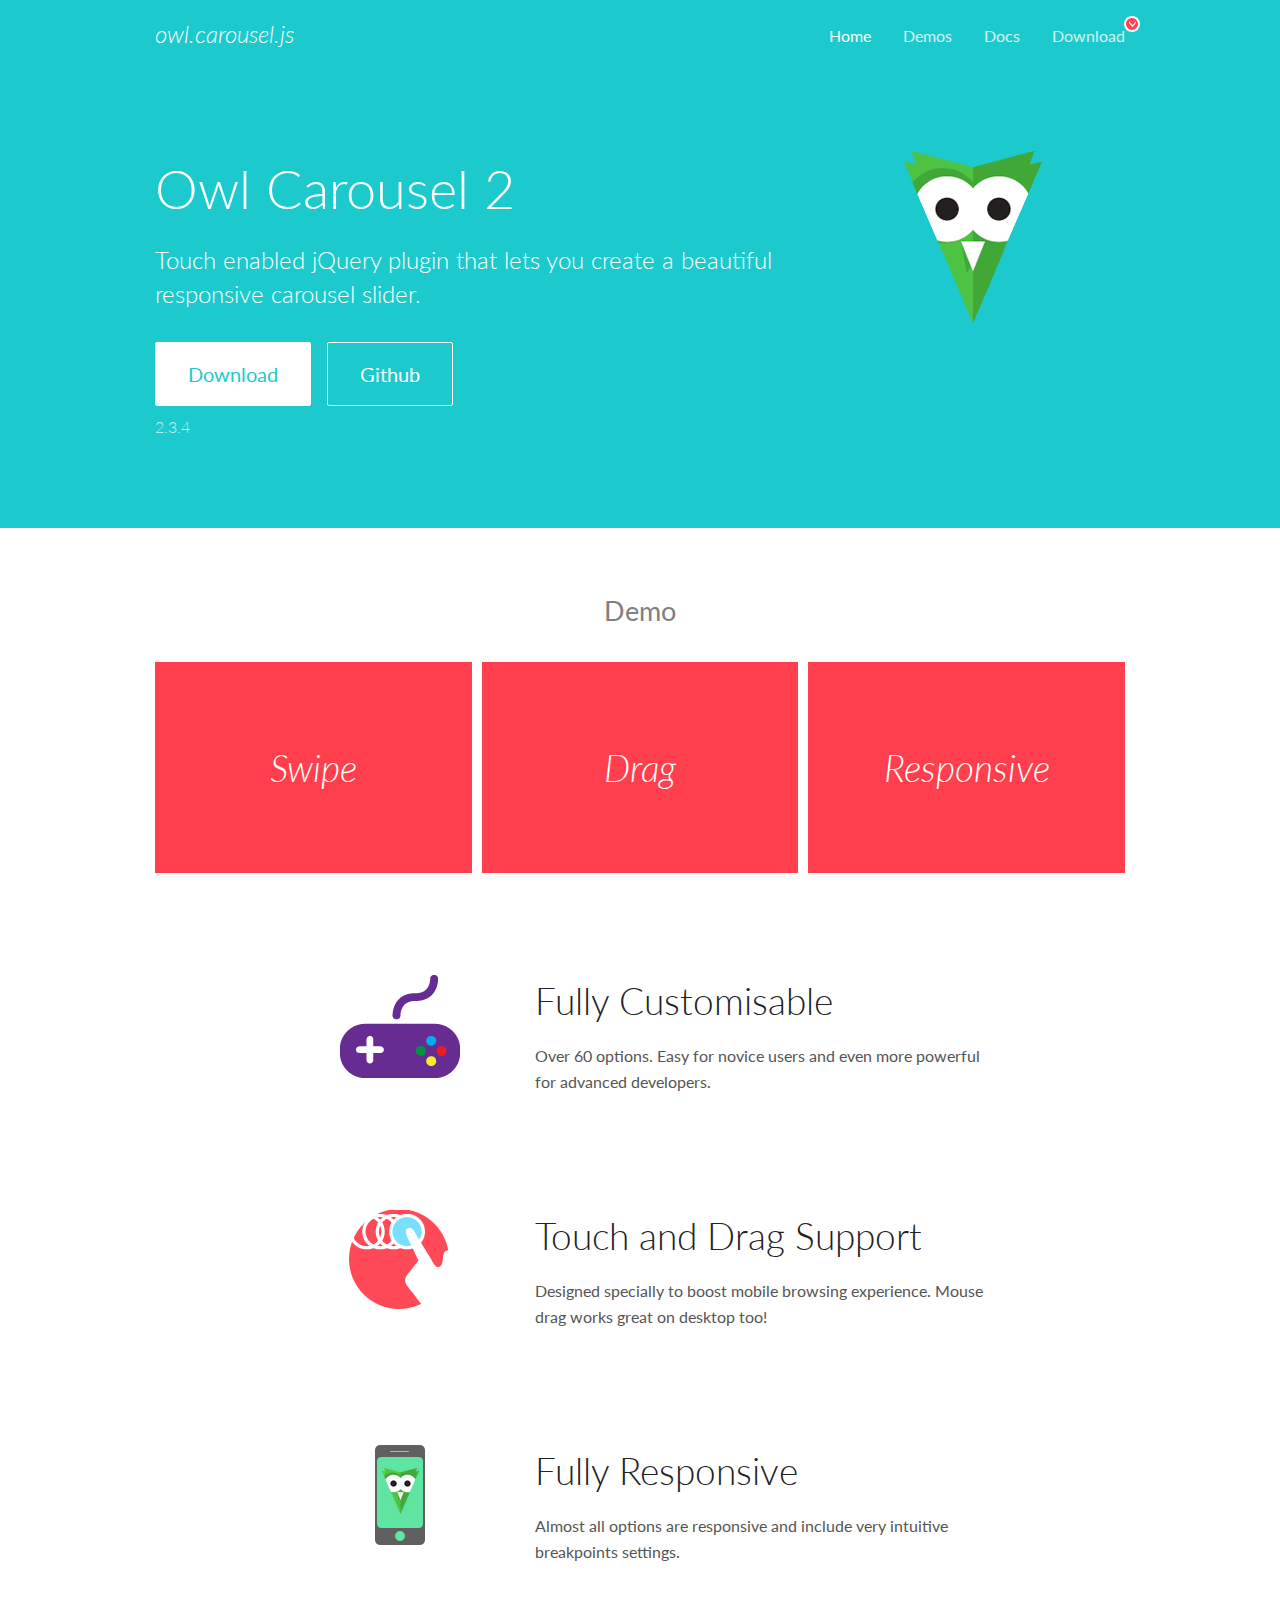
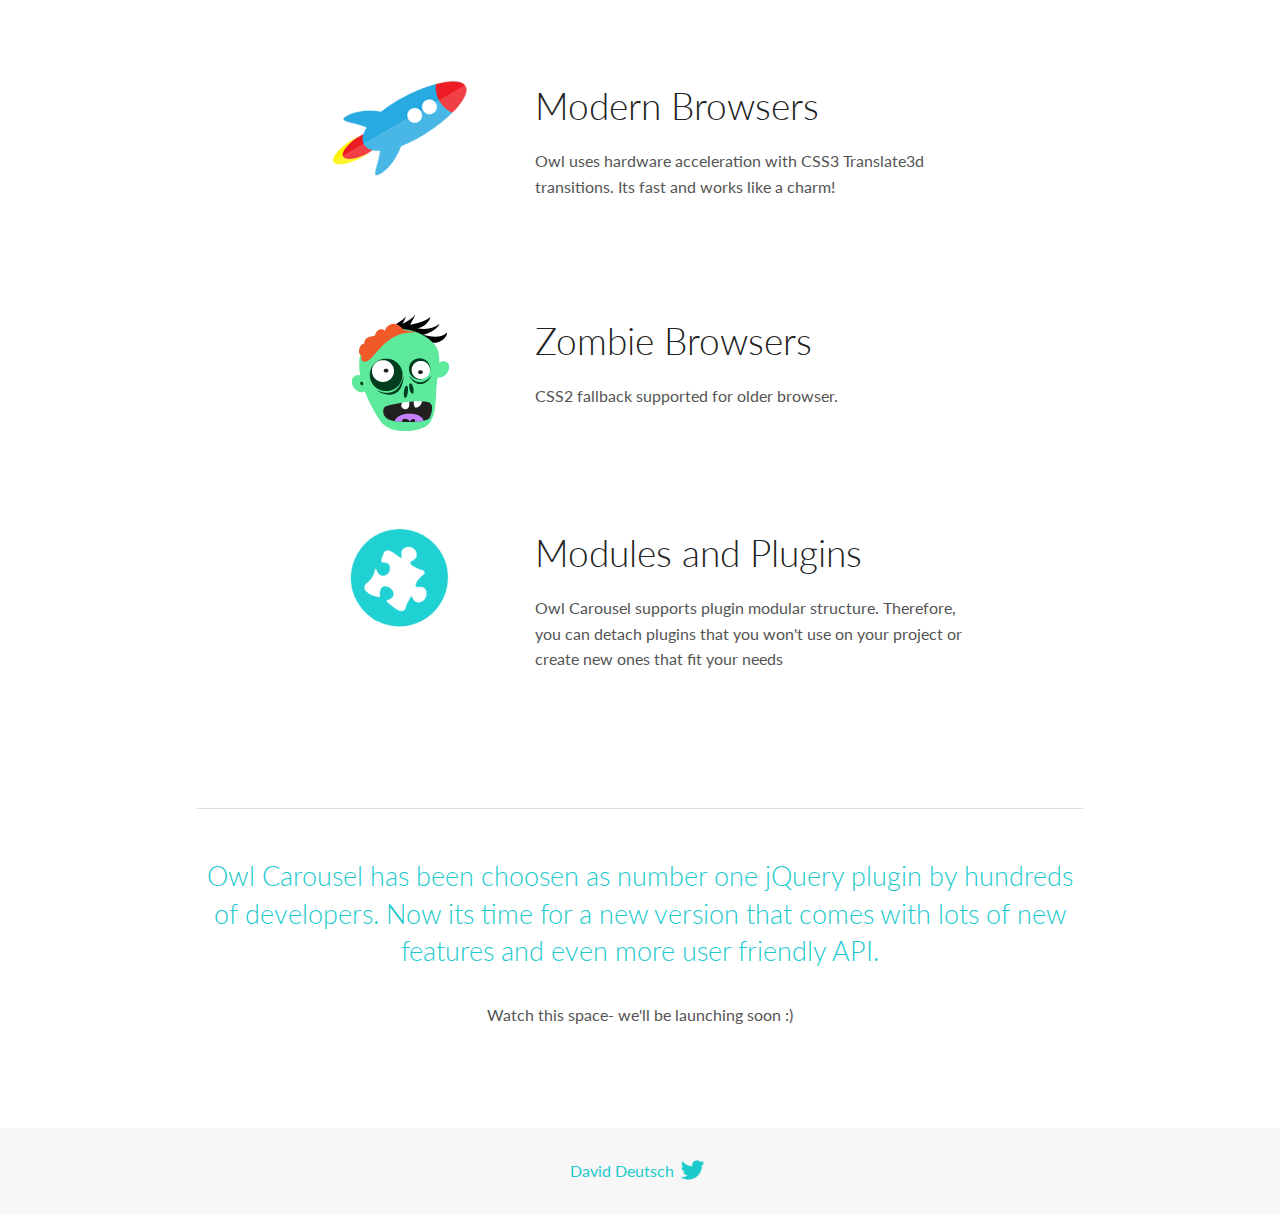
<file: assets/OwlCarousel2-2.3.4/docs/index.html>
<!DOCTYPE html>
<html lang="en">
  <head>

    <!-- head -->
    <meta charset="utf-8">
    <meta name="msapplication-tap-highlight" content="no" />
    <meta name="viewport" content="width=device-width, initial-scale=1.0" />
    <meta name="description" content="Touch enabled jQuery plugin that lets you create beautiful responsive carousel slider.">
    <meta name="author" content="David Deutsch">
    <title>
      Home | Owl Carousel | 2.3.4
    </title>

    <!-- Stylesheets -->
    <link href='https://fonts.googleapis.com/css?family=Lato:300,400,700,400italic,300italic' rel='stylesheet' type='text/css'>
    <link rel="stylesheet" href="assets/css/docs.theme.min.css">

    <!-- Owl Stylesheets -->
    <link rel="stylesheet" href="assets/owlcarousel/assets/owl.carousel.min.css">
    <link rel="stylesheet" href="assets/owlcarousel/assets/owl.theme.default.min.css">

    <!-- HTML5 shim and Respond.js IE8 support of HTML5 elements and media queries -->

    <!--[if lt IE 9]>
      <script src="https://oss.maxcdn.com/libs/html5shiv/3.7.0/html5shiv.js"></script>
      <script src="https://oss.maxcdn.com/libs/respond.js/1.3.0/respond.min.js"></script>
    <![endif]-->

    <!-- Favicons -->
    <link rel="apple-touch-icon-precomposed" sizes="144x144" href="assets/ico/apple-touch-icon-144-precomposed.png">
    <link rel="shortcut icon" href="assets/ico/favicon.png">
    <link rel="shortcut icon" href="favicon.ico">

    <!-- Yeah i know js should not be in header. Its required for demos.-->

    <!-- javascript -->
    <script src="assets/vendors/jquery.min.js"></script>
    <script src="assets/owlcarousel/owl.carousel.js"></script>
  </head>
  <body>

    <!-- header -->
    <header class="header">
      <div class="row">
        <div class="large-12 columns">
          <div class="brand left">
            <h3>
              <a href="/OwlCarousel2/">owl.carousel.js</a> 
            </h3>
          </div>
          <a id="toggle-nav" class="right">
            <span></span> <span></span> <span></span> 
          </a> 
          <div class="nav-bar">
            <ul class="clearfix">
              <li class="active">
                <a href="/OwlCarousel2/index.html">Home</a> 
              </li>
              <li> <a href="/OwlCarousel2/demos/demos.html">Demos</a>  </li>
              <li> <a href="/OwlCarousel2/docs/started-welcome.html">Docs</a>  </li>
              <li>
                <a href="https://github.com/OwlCarousel2/OwlCarousel2/archive/2.3.4.zip">Download</a> 
                <span class="download"></span> 
              </li>
            </ul>
          </div>
        </div>
      </div>
    </header>

    <!-- home panel -->
    <section id="hero">
      <div class="row">
        <div class="large-8 medium-8 columns">
          <h1>Owl Carousel 2</h1>
          <h4>Touch enabled jQuery plugin that lets you create a beautiful responsive carousel slider.</h4>
          <a href="https://github.com/OwlCarousel2/OwlCarousel2/archive/2.3.4.zip" class="hero-button">Download</a> 
          <a href="https://github.com/OwlCarousel2/OwlCarousel2" class="hero-button outline">Github</a> 
          <p>2.3.4</p>
        </div>
        <div class="large-4 medium-4 columns">
          <img class="owl-logo" src="assets/img/owl-logo.png" alt="mr. Owl">
        </div>
      </div>
    </section>

    <!-- body -->
    <div class="home-demo">
      <div class="row">
        <div class="large-12 columns">
          <h3>Demo</h3>
          <div class="owl-carousel">
            <div class="item">
              <h2>Swipe</h2>
            </div>
            <div class="item">
              <h2>Drag</h2>
            </div>
            <div class="item">
              <h2>Responsive</h2>
            </div>
            <div class="item">
              <h2>CSS3</h2>
            </div>
            <div class="item">
              <h2>Fast</h2>
            </div>
            <div class="item">
              <h2>Easy</h2>
            </div>
            <div class="item">
              <h2>Free</h2>
            </div>
            <div class="item">
              <h2>Upgradable</h2>
            </div>
            <div class="item">
              <h2>Tons of options</h2>
            </div>
            <div class="item">
              <h2>Infinity</h2>
            </div>
            <div class="item">
              <h2>Auto Width</h2>
            </div>
          </div>
        </div>
      </div>
    </div>
    <script>
      var owl = $('.owl-carousel');
      owl.owlCarousel({
        margin: 10,
        loop: true,
        responsive: {
          0: {
            items: 1
          },
          600: {
            items: 2
          },
          1000: {
            items: 3
          }
        }
      })
    </script>

    <!-- features -->
    <div id="features">
      <div class="row">
        <div class="small-12 medium-9 small-centered columns">
          <section class="row feature">
            <div class="medium-4 small-12 columns">
              <img src="assets/img/feature-options.png" alt="">
            </div>
            <div class="medium-8 small-12 columns">
              <h2>Fully Customisable</h2>
              <p>Over 60 options. Easy for novice users and even more powerful for advanced developers.</p>
            </div>
          </section>
          <section class="row feature">
            <div class="medium-4 small-12 columns">
              <img src="assets/img/feature-drag.png" alt="">
            </div>
            <div class="medium-8 small-12 columns">
              <h2>Touch and Drag Support</h2>
              <p>Designed specially to boost mobile browsing experience. Mouse drag works great on desktop too!</p>
            </div>
          </section>
          <section class="row feature">
            <div class="medium-4 small-12 columns">
              <img src="assets/img/feature-responsive.png" alt="">
            </div>
            <div class="medium-8 small-12 columns">
              <h2>Fully Responsive</h2>
              <p>Almost all options are responsive and include very intuitive breakpoints settings.</p>
            </div>
          </section>
          <section class="row feature">
            <div class="medium-4 small-12 columns">
              <img src="assets/img/feature-modern.png" alt="">
            </div>
            <div class="medium-8 small-12 columns">
              <h2>Modern Browsers</h2>
              <p>Owl uses hardware acceleration with CSS3 Translate3d transitions. Its fast and works like a charm! </p>
            </div>
          </section>
          <section class="row feature">
            <div class="medium-4 small-12 columns">
              <img src="assets/img/feature-zombie.png" alt="">
            </div>
            <div class="medium-8 small-12 columns">
              <h2>Zombie Browsers</h2>
              <p>CSS2 fallback supported for older browser.</p>
            </div>
          </section>
          <section class="row feature">
            <div class="medium-4 small-12 columns">
              <img src="assets/img/feature-module.png" alt="">
            </div>
            <div class="medium-8 small-12 columns">
              <h2>Modules and Plugins</h2>
              <p>Owl Carousel supports plugin modular structure. Therefore, you can detach plugins that you won&#x27;t use on your project or create new ones that fit your needs</p>
            </div>
          </section>
        </div>
      </div>
    </div>

    <!-- footer -->
    <section id="teaser-text">
      <div class="row">
        <div class="small-12 medium-11 small-centered columns">
          <hr>
          <h3 id="owl-carousel-has-been-choosen-as-number-one-jquery-plugin-by-hundreds-of-developers-now-its-time-for-a-new-version-that-comes-with-lots-of-new-features-and-even-more-user-friendly-api-">Owl Carousel has been choosen as number one jQuery plugin by hundreds of developers. Now its time for a new version that comes with lots of new features and even more user friendly API.</h3>
          <p>Watch this space- we&#39;ll be launching soon :)</p>
        </div>
      </div>
    </section>

    <!-- footer -->
    <footer class="footer">
      <div class="row">
        <div class="large-12 columns">
          <h5>
            <a href="/OwlCarousel2/docs/support-contact.html">David Deutsch</a> 
            <a id="custom-tweet-button" href="https://twitter.com/share?url=https://github.com/OwlCarousel2/OwlCarousel2&text=Owl Carousel - This is so awesome! " target="_blank"></a> 
          </h5>
        </div>
      </div>
    </footer>

    <!-- vendors -->
    <script src="assets/vendors/highlight.js"></script>
    <script src="assets/js/app.js"></script>
  </body>
</html>
</file>
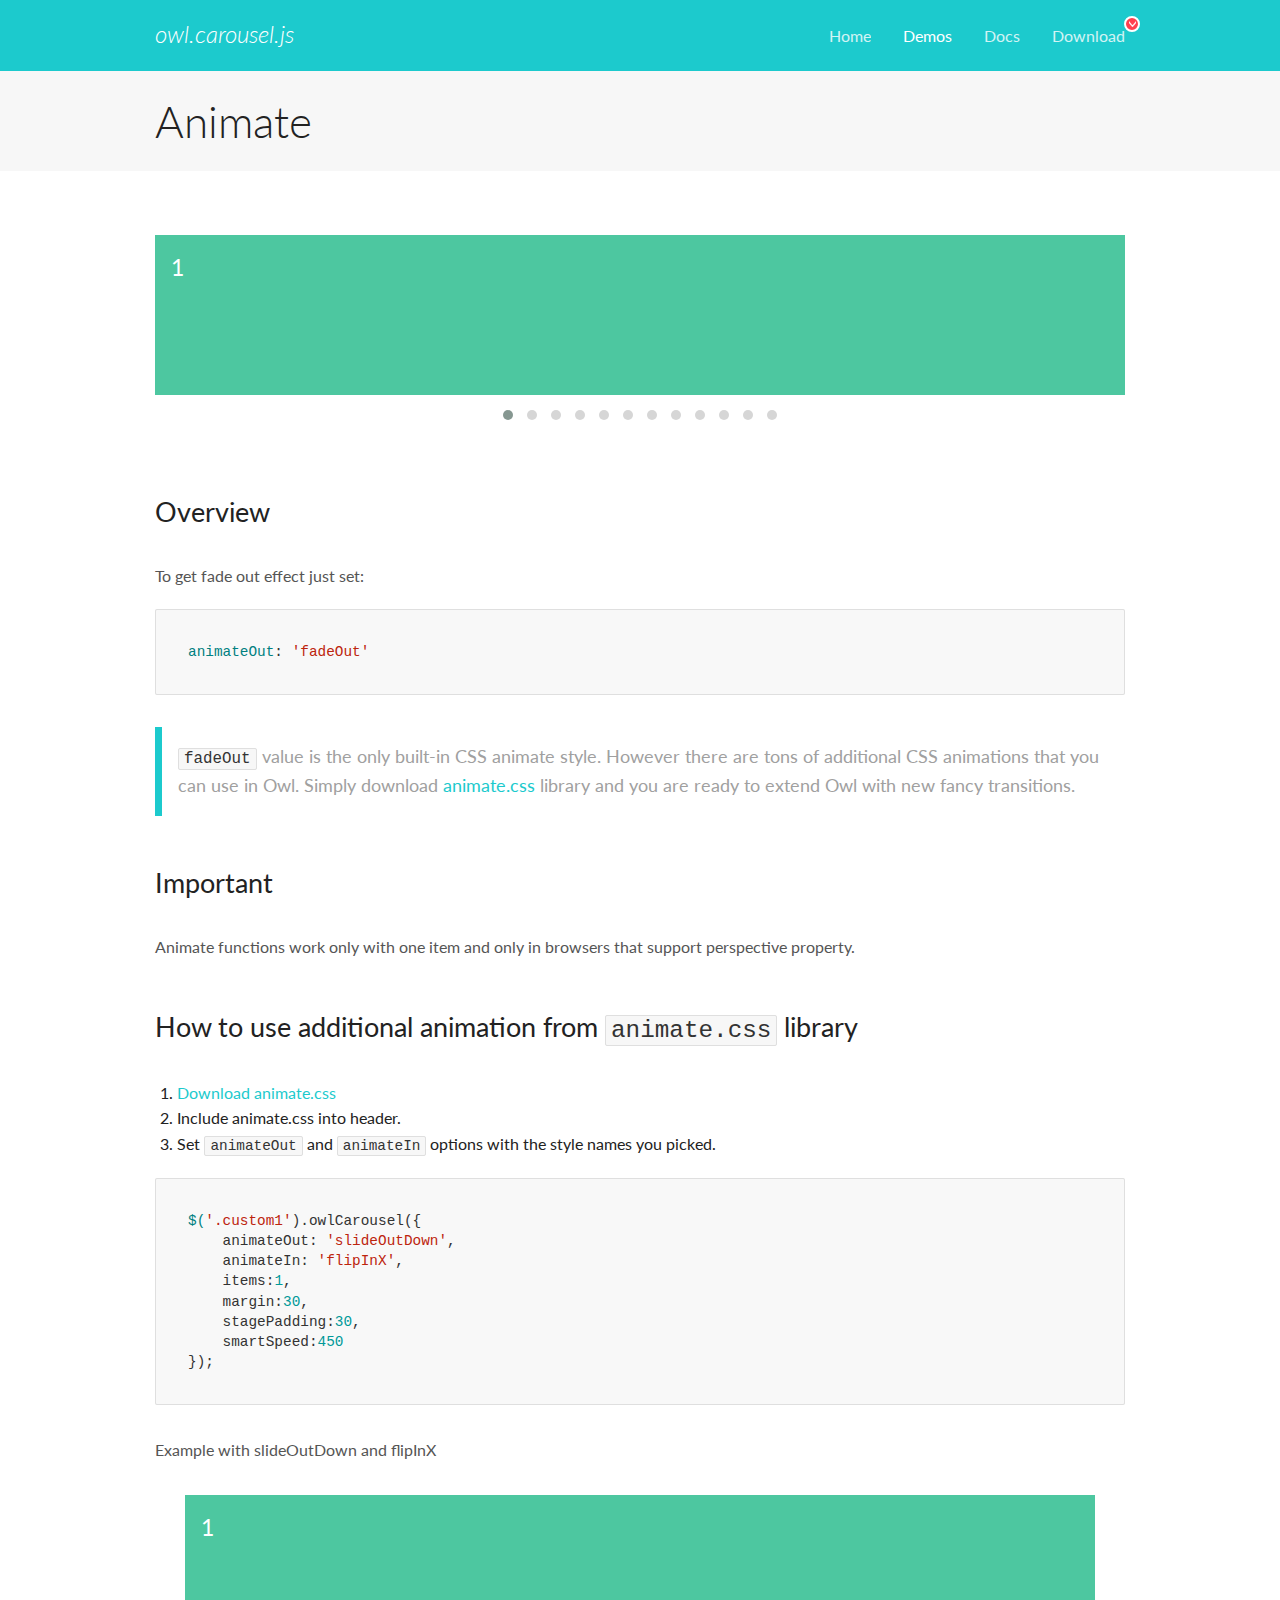
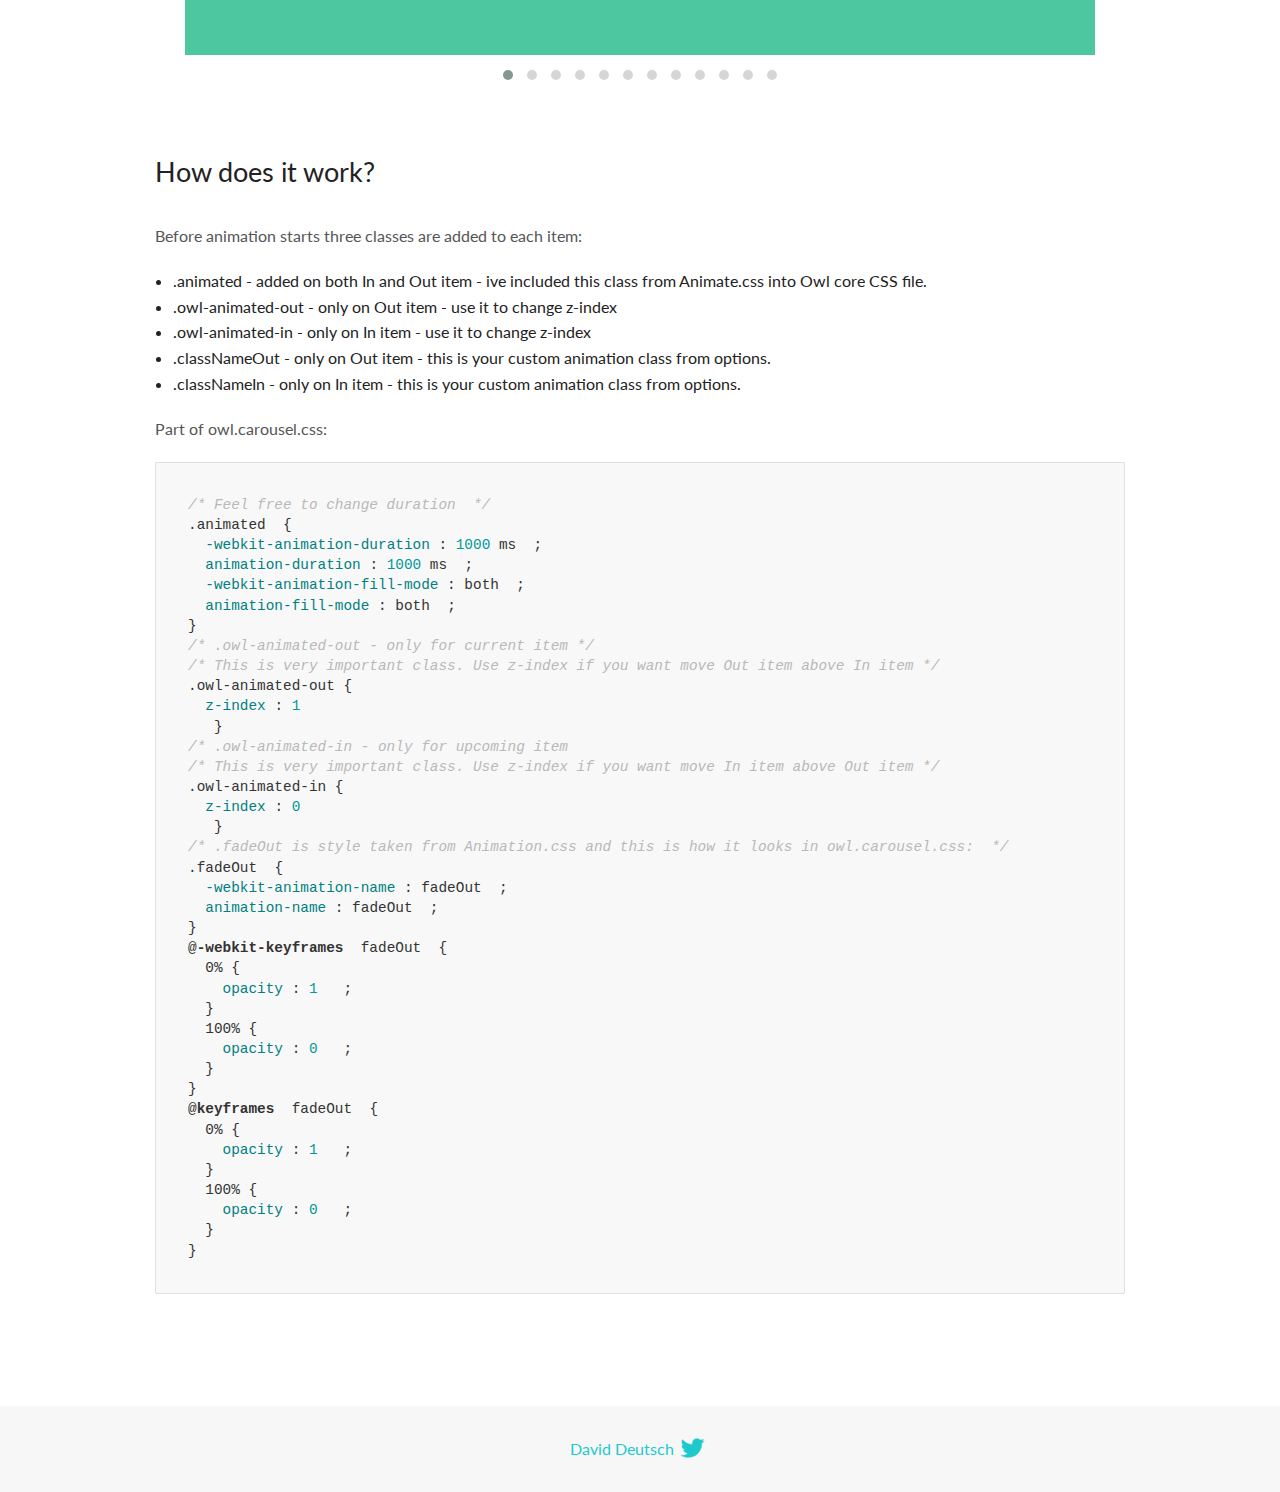
<file: assets/OwlCarousel2-2.3.4/docs/demos/animate.html>
<!DOCTYPE html>
<html lang="en">
  <head>

    <!-- head -->
    <meta charset="utf-8">
    <meta name="msapplication-tap-highlight" content="no" />
    <meta name="viewport" content="width=device-width, initial-scale=1.0" />
    <meta name="description" content="Animate carousel">
    <meta name="author" content="David Deutsch">
    <title>
      Animate Demo | Owl Carousel | 2.3.4
    </title>

    <!-- Stylesheets -->
    <link href='https://fonts.googleapis.com/css?family=Lato:300,400,700,400italic,300italic' rel='stylesheet' type='text/css'>
    <link rel="stylesheet" href="../assets/css/docs.theme.min.css">

    <!-- Owl Stylesheets -->
    <link rel="stylesheet" href="../assets/owlcarousel/assets/owl.carousel.min.css">
    <link rel="stylesheet" href="../assets/owlcarousel/assets/owl.theme.default.min.css">

    <!-- HTML5 shim and Respond.js IE8 support of HTML5 elements and media queries -->

    <!--[if lt IE 9]>
      <script src="https://oss.maxcdn.com/libs/html5shiv/3.7.0/html5shiv.js"></script>
      <script src="https://oss.maxcdn.com/libs/respond.js/1.3.0/respond.min.js"></script>
    <![endif]-->

    <!-- Favicons -->
    <link rel="apple-touch-icon-precomposed" sizes="144x144" href="../assets/ico/apple-touch-icon-144-precomposed.png">
    <link rel="shortcut icon" href="../assets/ico/favicon.png">
    <link rel="shortcut icon" href="favicon.ico">

    <!-- Yeah i know js should not be in header. Its required for demos.-->

    <!-- javascript -->
    <script src="../assets/vendors/jquery.min.js"></script>
    <script src="../assets/owlcarousel/owl.carousel.js"></script>
  </head>
  <body>

    <!-- header -->
    <header class="header">
      <div class="row">
        <div class="large-12 columns">
          <div class="brand left">
            <h3>
              <a href="/OwlCarousel2/">owl.carousel.js</a> 
            </h3>
          </div>
          <a id="toggle-nav" class="right">
            <span></span> <span></span> <span></span> 
          </a> 
          <div class="nav-bar">
            <ul class="clearfix">
              <li> <a href="/OwlCarousel2/index.html">Home</a>  </li>
              <li class="active">
                <a href="/OwlCarousel2/demos/demos.html">Demos</a> 
              </li>
              <li> <a href="/OwlCarousel2/docs/started-welcome.html">Docs</a>  </li>
              <li>
                <a href="https://github.com/OwlCarousel2/OwlCarousel2/archive/2.3.4.zip">Download</a> 
                <span class="download"></span> 
              </li>
            </ul>
          </div>
        </div>
      </div>
    </header>

    <!-- title -->
    <section class="title">
      <div class="row">
        <div class="large-12 columns">
          <h1>Animate</h1>
        </div>
      </div>
    </section>

    <!--  Demos -->
    <section id="demos">
      <div class="row">
        <div class="large-12 columns">
          <div class="fadeOut owl-carousel owl-theme">
            <div class="item">
              <h4>1</h4>
            </div>
            <div class="item">
              <h4>2</h4>
            </div>
            <div class="item">
              <h4>3</h4>
            </div>
            <div class="item">
              <h4>4</h4>
            </div>
            <div class="item">
              <h4>5</h4>
            </div>
            <div class="item">
              <h4>6</h4>
            </div>
            <div class="item">
              <h4>7</h4>
            </div>
            <div class="item">
              <h4>8</h4>
            </div>
            <div class="item">
              <h4>9</h4>
            </div>
            <div class="item">
              <h4>10</h4>
            </div>
            <div class="item">
              <h4>11</h4>
            </div>
            <div class="item">
              <h4>12</h4>
            </div>
          </div>
          <h3 id="overview">Overview</h3>
          <p>To get fade out effect just set:</p>
          <pre><code>animateOut: &#39;fadeOut&#39;</code></pre>
          <blockquote>
            <p><code>fadeOut</code> value is the only built-in CSS animate style. However there are tons of additional CSS animations that you can use in Owl. Simply download
              <a href="https://daneden.github.io/animate.css/">animate.css</a>  library and you are ready to extend Owl with new fancy transitions.</p>
          </blockquote>
          <h3 id="important">Important</h3>
          <p>Animate functions work only with one item and only in browsers that support perspective property.</p>
          <h3 id="how-to-use-additional-animation-from-animate-css-library">How to use additional animation from <code>animate.css</code> library</h3>
          <ol>
            <li> <a href="https://daneden.github.io/animate.css/">Download animate.css</a>  </li>
            <li>Include animate.css into header.</li>
            <li>Set <code>animateOut</code> and <code>animateIn</code> options with the style names you picked.</li>
          </ol>
          <pre><code>$(&#39;.custom1&#39;).owlCarousel({
    animateOut: &#39;slideOutDown&#39;,
    animateIn: &#39;flipInX&#39;,
    items:1,
    margin:30,
    stagePadding:30,
    smartSpeed:450
});</code></pre>
          <p>Example with slideOutDown and flipInX</p>
          <div class="custom1 owl-carousel owl-theme">
            <div class="item">
              <h4>1</h4>
            </div>
            <div class="item">
              <h4>2</h4>
            </div>
            <div class="item">
              <h4>3</h4>
            </div>
            <div class="item">
              <h4>4</h4>
            </div>
            <div class="item">
              <h4>5</h4>
            </div>
            <div class="item">
              <h4>6</h4>
            </div>
            <div class="item">
              <h4>7</h4>
            </div>
            <div class="item">
              <h4>8</h4>
            </div>
            <div class="item">
              <h4>9</h4>
            </div>
            <div class="item">
              <h4>10</h4>
            </div>
            <div class="item">
              <h4>11</h4>
            </div>
            <div class="item">
              <h4>12</h4>
            </div>
          </div>
          <h3 id="how-does-it-work-">How does it work?</h3>
          <p>Before animation starts three classes are added to each item:</p>
          <ul>
            <li>.animated - added on both In and Out item - ive included this class from Animate.css into Owl core CSS file.</li>
            <li>.owl-animated-out - only on Out item - use it to change z-index</li>
            <li>.owl-animated-in - only on In item - use it to change z-index</li>
            <li>.classNameOut - only on Out item - this is your custom animation class from options.</li>
            <li>.classNameIn - only on In item - this is your custom animation class from options.</li>
          </ul>
          <p>Part of owl.carousel.css:</p>
          <pre><code class="language-css"><span class="comment">/* Feel free to change duration  */</span> 
<span class="class">.animated</span>  <span class="rules">{
  <span class="rule"><span class="attribute">-webkit-animation-duration</span> :<span class="value"> <span class="number">1000</span> ms</span> </span> ;
  <span class="rule"><span class="attribute">animation-duration</span> :<span class="value"> <span class="number">1000</span> ms</span> </span> ;
  <span class="rule"><span class="attribute">-webkit-animation-fill-mode</span> :<span class="value"> both</span> </span> ;
  <span class="rule"><span class="attribute">animation-fill-mode</span> :<span class="value"> both</span> </span> ;
<span class="rule">}</span> </span> 
<span class="comment">/* .owl-animated-out - only for current item */</span> 
<span class="comment">/* This is very important class. Use z-index if you want move Out item above In item */</span> 
<span class="class">.owl-animated-out</span> <span class="rules">{
  <span class="rule"><span class="attribute">z-index</span> :<span class="value"> <span class="number">1</span> 
</span> </span> </span> }
<span class="comment">/* .owl-animated-in - only for upcoming item
/* This is very important class. Use z-index if you want move In item above Out item */</span> 
<span class="class">.owl-animated-in</span> <span class="rules">{
  <span class="rule"><span class="attribute">z-index</span> :<span class="value"> <span class="number">0</span> 
</span> </span> </span> }
<span class="comment">/* .fadeOut is style taken from Animation.css and this is how it looks in owl.carousel.css:  */</span> 
<span class="class">.fadeOut</span>  <span class="rules">{
  <span class="rule"><span class="attribute">-webkit-animation-name</span> :<span class="value"> fadeOut</span> </span> ;
  <span class="rule"><span class="attribute">animation-name</span> :<span class="value"> fadeOut</span> </span> ;
<span class="rule">}</span> </span> 
<span class="at_rule">@<span class="keyword">-webkit-keyframes</span>  fadeOut </span> {
  0% <span class="rules">{
    <span class="rule"><span class="attribute">opacity</span> :<span class="value"> <span class="number">1</span> </span> </span> ;
  <span class="rule">}</span> </span> 
  100% <span class="rules">{
    <span class="rule"><span class="attribute">opacity</span> :<span class="value"> <span class="number">0</span> </span> </span> ;
  <span class="rule">}</span> </span> 
}
<span class="at_rule">@<span class="keyword">keyframes</span>  fadeOut </span> {
  0% <span class="rules">{
    <span class="rule"><span class="attribute">opacity</span> :<span class="value"> <span class="number">1</span> </span> </span> ;
  <span class="rule">}</span> </span> 
  100% <span class="rules">{
    <span class="rule"><span class="attribute">opacity</span> :<span class="value"> <span class="number">0</span> </span> </span> ;
  <span class="rule">}</span> </span> 
}</code></pre>
          <link rel="stylesheet" href="../assets/css/animate.css">
          <script>
            jQuery(document).ready(function($) {
              $('.fadeOut').owlCarousel({
                items: 1,
                animateOut: 'fadeOut',
                loop: true,
                margin: 10,
              });
              $('.custom1').owlCarousel({
                animateOut: 'slideOutDown',
                animateIn: 'flipInX',
                items: 1,
                margin: 30,
                stagePadding: 30,
                smartSpeed: 450
              });
            });
          </script>
        </div>
      </div>
    </section>

    <!-- footer -->
    <footer class="footer">
      <div class="row">
        <div class="large-12 columns">
          <h5>
            <a href="/OwlCarousel2/docs/support-contact.html">David Deutsch</a> 
            <a id="custom-tweet-button" href="https://twitter.com/share?url=https://github.com/OwlCarousel2/OwlCarousel2&text=Owl Carousel - This is so awesome! " target="_blank"></a> 
          </h5>
        </div>
      </div>
    </footer>

    <!-- vendors -->
    <script src="../assets/vendors/highlight.js"></script>
    <script src="../assets/js/app.js"></script>
  </body>
</html>
</file>
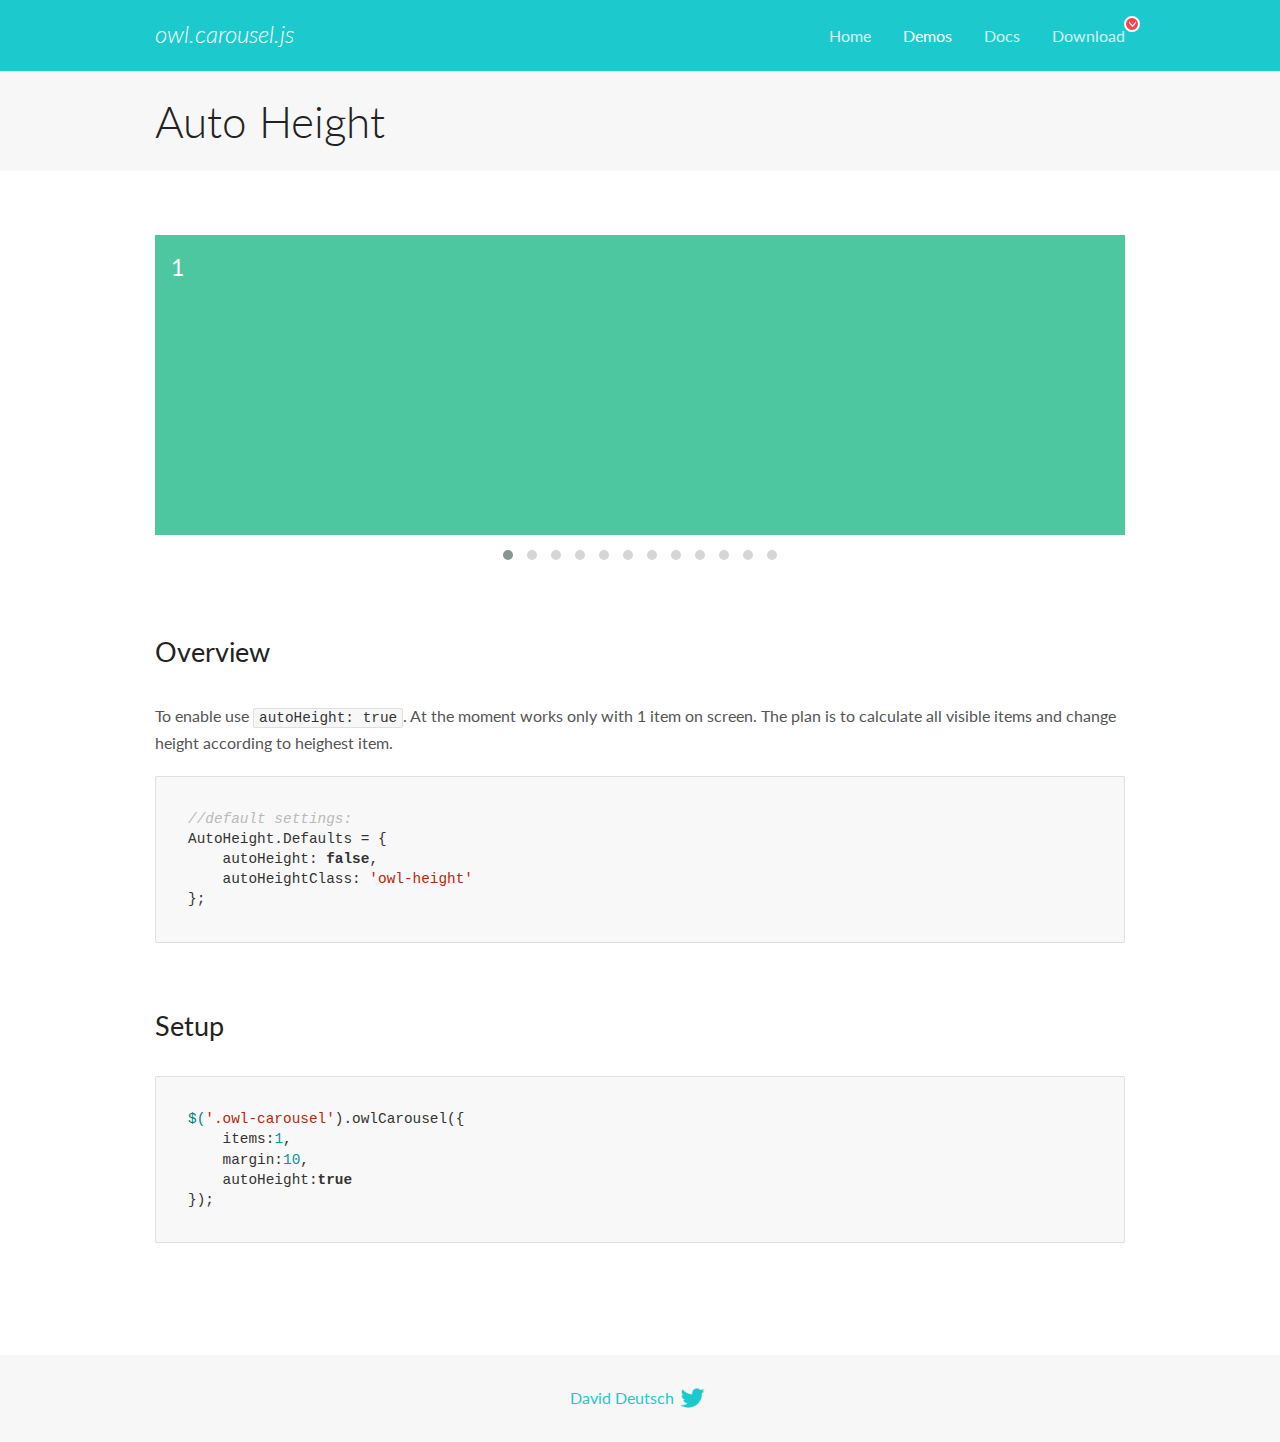
<file: assets/OwlCarousel2-2.3.4/docs/demos/autoheight.html>
<!DOCTYPE html>
<html lang="en">
  <head>

    <!-- head -->
    <meta charset="utf-8">
    <meta name="msapplication-tap-highlight" content="no" />
    <meta name="viewport" content="width=device-width, initial-scale=1.0" />
    <meta name="description" content="autoHeight usage demo">
    <meta name="author" content="David Deutsch">
    <title>
      Auto Height Demo | Owl Carousel | 2.3.4
    </title>

    <!-- Stylesheets -->
    <link href='https://fonts.googleapis.com/css?family=Lato:300,400,700,400italic,300italic' rel='stylesheet' type='text/css'>
    <link rel="stylesheet" href="../assets/css/docs.theme.min.css">

    <!-- Owl Stylesheets -->
    <link rel="stylesheet" href="../assets/owlcarousel/assets/owl.carousel.min.css">
    <link rel="stylesheet" href="../assets/owlcarousel/assets/owl.theme.default.min.css">

    <!-- HTML5 shim and Respond.js IE8 support of HTML5 elements and media queries -->

    <!--[if lt IE 9]>
      <script src="https://oss.maxcdn.com/libs/html5shiv/3.7.0/html5shiv.js"></script>
      <script src="https://oss.maxcdn.com/libs/respond.js/1.3.0/respond.min.js"></script>
    <![endif]-->

    <!-- Favicons -->
    <link rel="apple-touch-icon-precomposed" sizes="144x144" href="../assets/ico/apple-touch-icon-144-precomposed.png">
    <link rel="shortcut icon" href="../assets/ico/favicon.png">
    <link rel="shortcut icon" href="favicon.ico">

    <!-- Yeah i know js should not be in header. Its required for demos.-->

    <!-- javascript -->
    <script src="../assets/vendors/jquery.min.js"></script>
    <script src="../assets/owlcarousel/owl.carousel.js"></script>
  </head>
  <body>

    <!-- header -->
    <header class="header">
      <div class="row">
        <div class="large-12 columns">
          <div class="brand left">
            <h3>
              <a href="/OwlCarousel2/">owl.carousel.js</a> 
            </h3>
          </div>
          <a id="toggle-nav" class="right">
            <span></span> <span></span> <span></span> 
          </a> 
          <div class="nav-bar">
            <ul class="clearfix">
              <li> <a href="/OwlCarousel2/index.html">Home</a>  </li>
              <li class="active">
                <a href="/OwlCarousel2/demos/demos.html">Demos</a> 
              </li>
              <li> <a href="/OwlCarousel2/docs/started-welcome.html">Docs</a>  </li>
              <li>
                <a href="https://github.com/OwlCarousel2/OwlCarousel2/archive/2.3.4.zip">Download</a> 
                <span class="download"></span> 
              </li>
            </ul>
          </div>
        </div>
      </div>
    </header>

    <!-- title -->
    <section class="title">
      <div class="row">
        <div class="large-12 columns">
          <h1>Auto Height</h1>
        </div>
      </div>
    </section>

    <!--  Demos -->
    <section id="demos">
      <div class="row">
        <div class="large-12 columns">
          <div class="owl-carousel owl-theme">
            <div class="item" style="height:300px">
              <h4>1</h4>
            </div>
            <div class="item" style="height:100px">
              <h4>2</h4>
            </div>
            <div class="item" style="height:500px">
              <h4>3</h4>
            </div>
            <div class="item" style="height:250px">
              <h4>4</h4>
            </div>
            <div class="item" style="height:400px">
              <h4>5</h4>
            </div>
            <div class="item" style="height:500px">
              <h4>6</h4>
            </div>
            <div class="item" style="height:600px">
              <h4>7</h4>
            </div>
            <div class="item" style="height:400px">
              <h4>8</h4>
            </div>
            <div class="item" style="height:300px">
              <h4>9</h4>
            </div>
            <div class="item" style="height:350px">
              <h4>10</h4>
            </div>
            <div class="item" style="height:200px">
              <h4>11</h4>
            </div>
            <div class="item" style="height:150px">
              <h4>12</h4>
            </div>
          </div>
          <h3 id="overview">Overview</h3>
          <p>To enable use <code>autoHeight: true</code>. At the moment works only with 1 item on screen. The plan is to calculate all visible items and change height according to heighest item.</p>
          <pre><code>//default settings:
AutoHeight.Defaults = {
    autoHeight: false,
    autoHeightClass: &#39;owl-height&#39;
};</code></pre>
          <h3 id="setup">Setup</h3>
          <pre><code>$(&#39;.owl-carousel&#39;).owlCarousel({
    items:1,
    margin:10,
    autoHeight:true
});</code></pre>
          <script>
            $(document).ready(function() {
              $('.owl-carousel').owlCarousel({
                items: 1,
                margin: 10,
                autoHeight: true
              });
            })
          </script>
        </div>
      </div>
    </section>

    <!-- footer -->
    <footer class="footer">
      <div class="row">
        <div class="large-12 columns">
          <h5>
            <a href="/OwlCarousel2/docs/support-contact.html">David Deutsch</a> 
            <a id="custom-tweet-button" href="https://twitter.com/share?url=https://github.com/OwlCarousel2/OwlCarousel2&text=Owl Carousel - This is so awesome! " target="_blank"></a> 
          </h5>
        </div>
      </div>
    </footer>

    <!-- vendors -->
    <script src="../assets/vendors/highlight.js"></script>
    <script src="../assets/js/app.js"></script>
  </body>
</html>
</file>
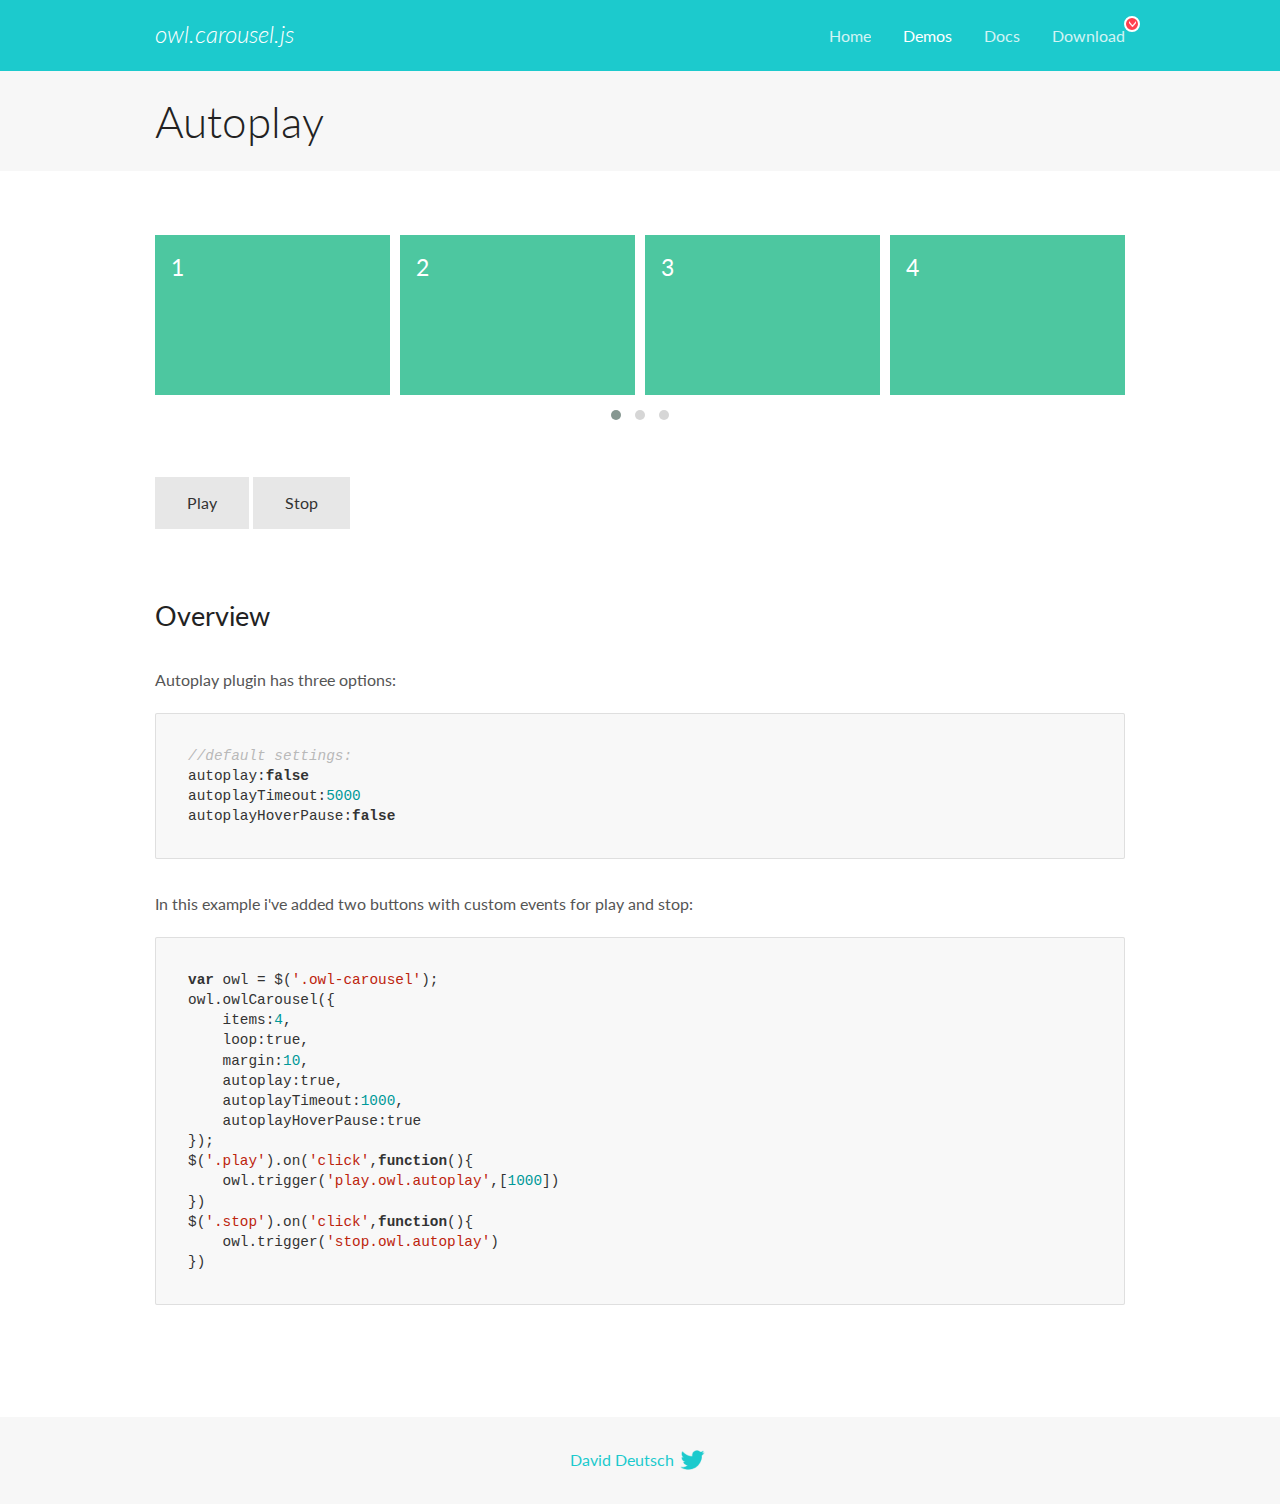
<file: assets/OwlCarousel2-2.3.4/docs/demos/autoplay.html>
<!DOCTYPE html>
<html lang="en">
  <head>

    <!-- head -->
    <meta charset="utf-8">
    <meta name="msapplication-tap-highlight" content="no" />
    <meta name="viewport" content="width=device-width, initial-scale=1.0" />
    <meta name="description" content="Autoplay usage demo">
    <meta name="author" content="David Deutsch">
    <title>
      Autoplay Demo | Owl Carousel | 2.3.4
    </title>

    <!-- Stylesheets -->
    <link href='https://fonts.googleapis.com/css?family=Lato:300,400,700,400italic,300italic' rel='stylesheet' type='text/css'>
    <link rel="stylesheet" href="../assets/css/docs.theme.min.css">

    <!-- Owl Stylesheets -->
    <link rel="stylesheet" href="../assets/owlcarousel/assets/owl.carousel.min.css">
    <link rel="stylesheet" href="../assets/owlcarousel/assets/owl.theme.default.min.css">

    <!-- HTML5 shim and Respond.js IE8 support of HTML5 elements and media queries -->

    <!--[if lt IE 9]>
      <script src="https://oss.maxcdn.com/libs/html5shiv/3.7.0/html5shiv.js"></script>
      <script src="https://oss.maxcdn.com/libs/respond.js/1.3.0/respond.min.js"></script>
    <![endif]-->

    <!-- Favicons -->
    <link rel="apple-touch-icon-precomposed" sizes="144x144" href="../assets/ico/apple-touch-icon-144-precomposed.png">
    <link rel="shortcut icon" href="../assets/ico/favicon.png">
    <link rel="shortcut icon" href="favicon.ico">

    <!-- Yeah i know js should not be in header. Its required for demos.-->

    <!-- javascript -->
    <script src="../assets/vendors/jquery.min.js"></script>
    <script src="../assets/owlcarousel/owl.carousel.js"></script>
  </head>
  <body>

    <!-- header -->
    <header class="header">
      <div class="row">
        <div class="large-12 columns">
          <div class="brand left">
            <h3>
              <a href="/OwlCarousel2/">owl.carousel.js</a> 
            </h3>
          </div>
          <a id="toggle-nav" class="right">
            <span></span> <span></span> <span></span> 
          </a> 
          <div class="nav-bar">
            <ul class="clearfix">
              <li> <a href="/OwlCarousel2/index.html">Home</a>  </li>
              <li class="active">
                <a href="/OwlCarousel2/demos/demos.html">Demos</a> 
              </li>
              <li> <a href="/OwlCarousel2/docs/started-welcome.html">Docs</a>  </li>
              <li>
                <a href="https://github.com/OwlCarousel2/OwlCarousel2/archive/2.3.4.zip">Download</a> 
                <span class="download"></span> 
              </li>
            </ul>
          </div>
        </div>
      </div>
    </header>

    <!-- title -->
    <section class="title">
      <div class="row">
        <div class="large-12 columns">
          <h1>Autoplay</h1>
        </div>
      </div>
    </section>

    <!--  Demos -->
    <section id="demos">
      <div class="row">
        <div class="large-12 columns">
          <div class="owl-carousel owl-theme">
            <div class="item">
              <h4>1</h4>
            </div>
            <div class="item">
              <h4>2</h4>
            </div>
            <div class="item">
              <h4>3</h4>
            </div>
            <div class="item">
              <h4>4</h4>
            </div>
            <div class="item">
              <h4>5</h4>
            </div>
            <div class="item">
              <h4>6</h4>
            </div>
            <div class="item">
              <h4>7</h4>
            </div>
            <div class="item">
              <h4>8</h4>
            </div>
            <div class="item">
              <h4>9</h4>
            </div>
            <div class="item">
              <h4>10</h4>
            </div>
            <div class="item">
              <h4>11</h4>
            </div>
            <div class="item">
              <h4>12</h4>
            </div>
          </div>
          <a class="button secondary play">Play</a> 
          <a class="button secondary stop">Stop</a> 
          <h3 id="overview">Overview</h3>
          <p>Autoplay plugin has three options:</p>
          <pre><code>//default settings:
autoplay:false
autoplayTimeout:5000
autoplayHoverPause:false</code></pre>
          <p>In this example i&#39;ve added two buttons with custom events for play and stop:</p>
          <pre><code>var owl = $(&#39;.owl-carousel&#39;);
owl.owlCarousel({
    items:4,
    loop:true,
    margin:10,
    autoplay:true,
    autoplayTimeout:1000,
    autoplayHoverPause:true
});
$(&#39;.play&#39;).on(&#39;click&#39;,function(){
    owl.trigger(&#39;play.owl.autoplay&#39;,[1000])
})
$(&#39;.stop&#39;).on(&#39;click&#39;,function(){
    owl.trigger(&#39;stop.owl.autoplay&#39;)
})</code></pre>
          <script>
            $(document).ready(function() {
              var owl = $('.owl-carousel');
              owl.owlCarousel({
                items: 4,
                loop: true,
                margin: 10,
                autoplay: true,
                autoplayTimeout: 1000,
                autoplayHoverPause: true
              });
              $('.play').on('click', function() {
                owl.trigger('play.owl.autoplay', [1000])
              })
              $('.stop').on('click', function() {
                owl.trigger('stop.owl.autoplay')
              })
            })
          </script>
        </div>
      </div>
    </section>

    <!-- footer -->
    <footer class="footer">
      <div class="row">
        <div class="large-12 columns">
          <h5>
            <a href="/OwlCarousel2/docs/support-contact.html">David Deutsch</a> 
            <a id="custom-tweet-button" href="https://twitter.com/share?url=https://github.com/OwlCarousel2/OwlCarousel2&text=Owl Carousel - This is so awesome! " target="_blank"></a> 
          </h5>
        </div>
      </div>
    </footer>

    <!-- vendors -->
    <script src="../assets/vendors/highlight.js"></script>
    <script src="../assets/js/app.js"></script>
  </body>
</html>
</file>
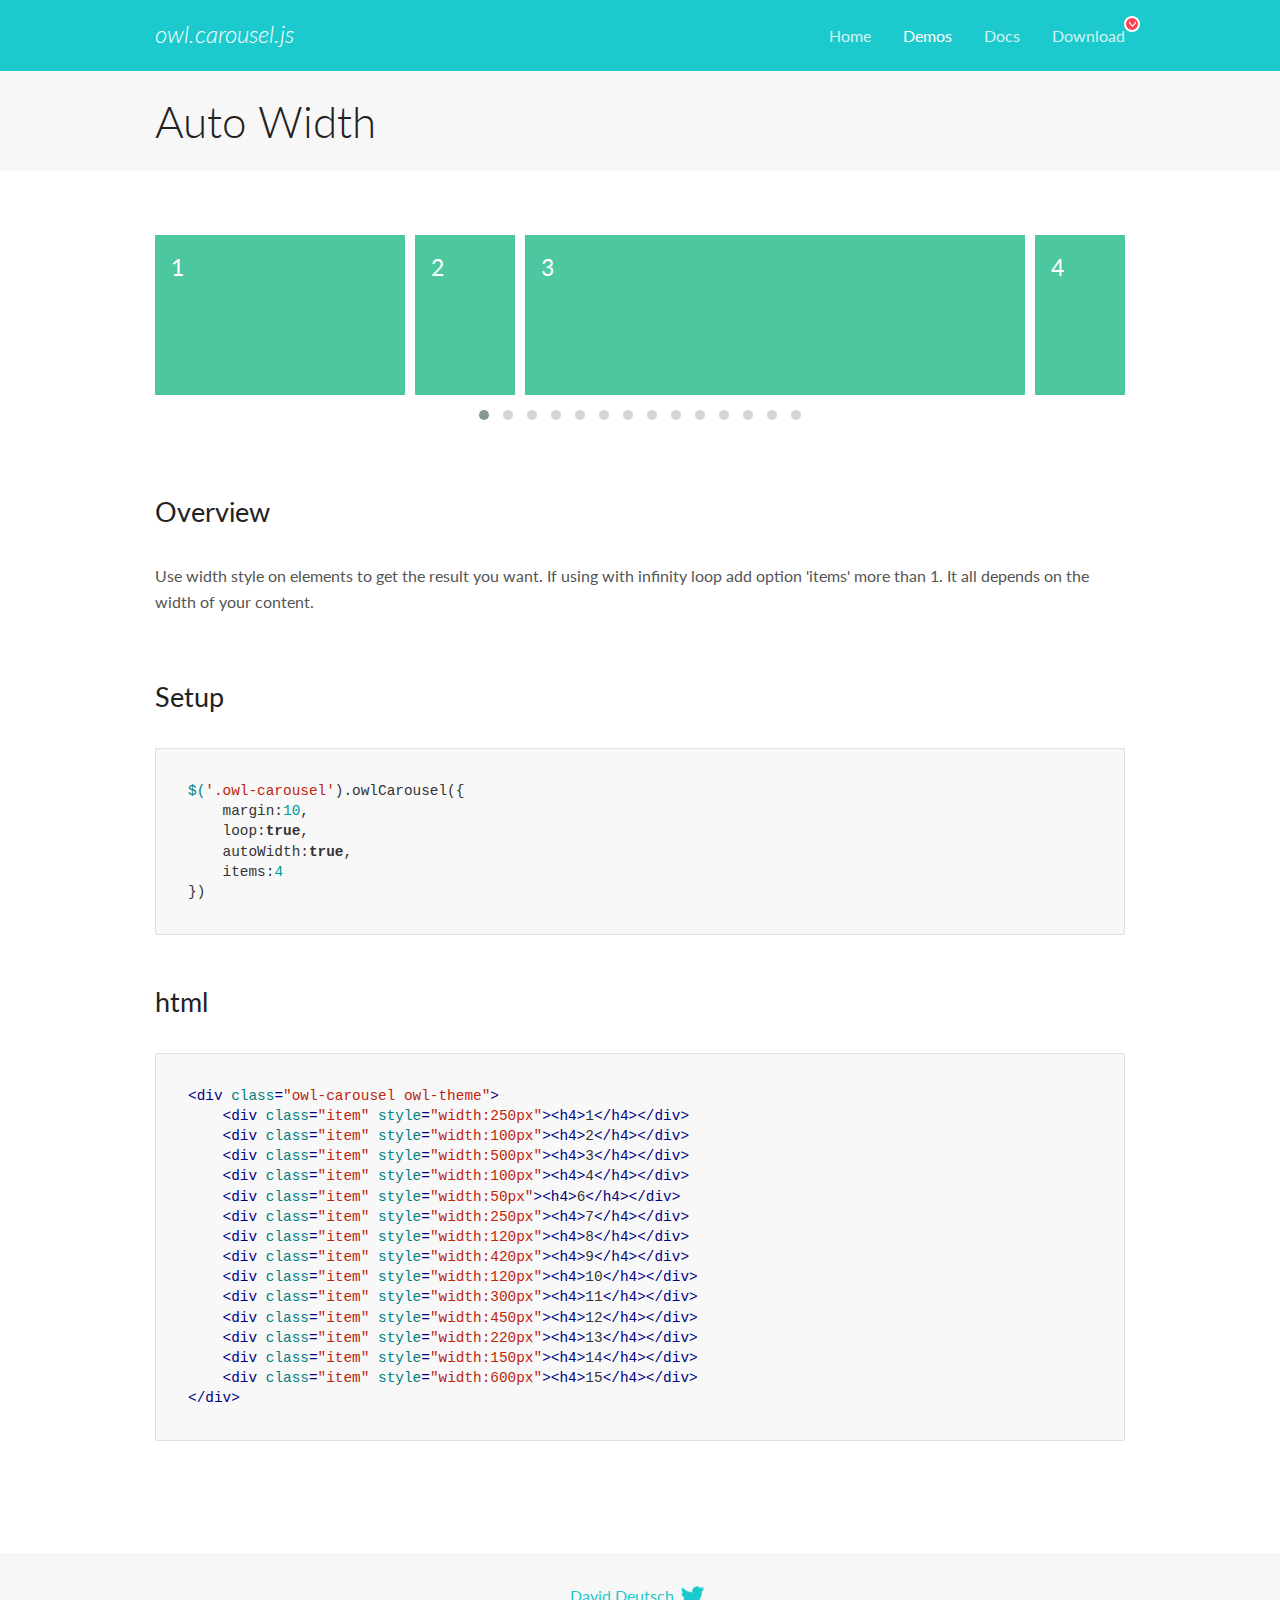
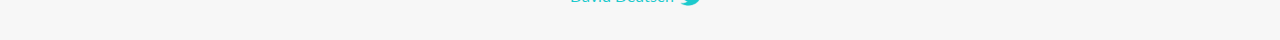
<file: assets/OwlCarousel2-2.3.4/docs/demos/autowidth.html>
<!DOCTYPE html>
<html lang="en">
  <head>

    <!-- head -->
    <meta charset="utf-8">
    <meta name="msapplication-tap-highlight" content="no" />
    <meta name="viewport" content="width=device-width, initial-scale=1.0" />
    <meta name="description" content="Auto Width">
    <meta name="author" content="David Deutsch">
    <title>
      Auto Width Demo | Owl Carousel | 2.3.4
    </title>

    <!-- Stylesheets -->
    <link href='https://fonts.googleapis.com/css?family=Lato:300,400,700,400italic,300italic' rel='stylesheet' type='text/css'>
    <link rel="stylesheet" href="../assets/css/docs.theme.min.css">

    <!-- Owl Stylesheets -->
    <link rel="stylesheet" href="../assets/owlcarousel/assets/owl.carousel.min.css">
    <link rel="stylesheet" href="../assets/owlcarousel/assets/owl.theme.default.min.css">

    <!-- HTML5 shim and Respond.js IE8 support of HTML5 elements and media queries -->

    <!--[if lt IE 9]>
      <script src="https://oss.maxcdn.com/libs/html5shiv/3.7.0/html5shiv.js"></script>
      <script src="https://oss.maxcdn.com/libs/respond.js/1.3.0/respond.min.js"></script>
    <![endif]-->

    <!-- Favicons -->
    <link rel="apple-touch-icon-precomposed" sizes="144x144" href="../assets/ico/apple-touch-icon-144-precomposed.png">
    <link rel="shortcut icon" href="../assets/ico/favicon.png">
    <link rel="shortcut icon" href="favicon.ico">

    <!-- Yeah i know js should not be in header. Its required for demos.-->

    <!-- javascript -->
    <script src="../assets/vendors/jquery.min.js"></script>
    <script src="../assets/owlcarousel/owl.carousel.js"></script>
  </head>
  <body>

    <!-- header -->
    <header class="header">
      <div class="row">
        <div class="large-12 columns">
          <div class="brand left">
            <h3>
              <a href="/OwlCarousel2/">owl.carousel.js</a> 
            </h3>
          </div>
          <a id="toggle-nav" class="right">
            <span></span> <span></span> <span></span> 
          </a> 
          <div class="nav-bar">
            <ul class="clearfix">
              <li> <a href="/OwlCarousel2/index.html">Home</a>  </li>
              <li class="active">
                <a href="/OwlCarousel2/demos/demos.html">Demos</a> 
              </li>
              <li> <a href="/OwlCarousel2/docs/started-welcome.html">Docs</a>  </li>
              <li>
                <a href="https://github.com/OwlCarousel2/OwlCarousel2/archive/2.3.4.zip">Download</a> 
                <span class="download"></span> 
              </li>
            </ul>
          </div>
        </div>
      </div>
    </header>

    <!-- title -->
    <section class="title">
      <div class="row">
        <div class="large-12 columns">
          <h1>Auto Width</h1>
        </div>
      </div>
    </section>

    <!--  Demos -->
    <section id="demos">
      <div class="row">
        <div class="large-12 columns">
          <div class="owl-carousel owl-theme">
            <div class="item" style="width:250px">
              <h4>1</h4>
            </div>
            <div class="item" style="width:100px">
              <h4>2</h4>
            </div>
            <div class="item" style="width:500px">
              <h4>3</h4>
            </div>
            <div class="item" style="width:100px">
              <h4>4</h4>
            </div>
            <div class="item" style="width:50px">
              <h4>6</h4>
            </div>
            <div class="item" style="width:250px">
              <h4>7</h4>
            </div>
            <div class="item" style="width:120px">
              <h4>8</h4>
            </div>
            <div class="item" style="width:420px">
              <h4>9</h4>
            </div>
            <div class="item" style="width:120px">
              <h4>10</h4>
            </div>
            <div class="item" style="width:300px">
              <h4>11</h4>
            </div>
            <div class="item" style="width:450px">
              <h4>12</h4>
            </div>
            <div class="item" style="width:220px">
              <h4>13</h4>
            </div>
            <div class="item" style="width:150px">
              <h4>14</h4>
            </div>
            <div class="item" style="width:600px">
              <h4>15</h4>
            </div>
          </div>
          <h3 id="overview">Overview</h3>
          <p>Use width style on elements to get the result you want. If using with infinity loop add option &#39;items&#39; more than 1. It all depends on the width of your content.</p>
          <h3 id="setup">Setup</h3>
          <pre><code>$(&#39;.owl-carousel&#39;).owlCarousel({
    margin:10,
    loop:true,
    autoWidth:true,
    items:4
})</code></pre>
          <h3 id="html">html</h3>
          <pre><code>&lt;div class=&quot;owl-carousel owl-theme&quot;&gt;
    &lt;div class=&quot;item&quot; style=&quot;width:250px&quot;&gt;&lt;h4&gt;1&lt;/h4&gt;&lt;/div&gt;
    &lt;div class=&quot;item&quot; style=&quot;width:100px&quot;&gt;&lt;h4&gt;2&lt;/h4&gt;&lt;/div&gt;
    &lt;div class=&quot;item&quot; style=&quot;width:500px&quot;&gt;&lt;h4&gt;3&lt;/h4&gt;&lt;/div&gt;
    &lt;div class=&quot;item&quot; style=&quot;width:100px&quot;&gt;&lt;h4&gt;4&lt;/h4&gt;&lt;/div&gt;
    &lt;div class=&quot;item&quot; style=&quot;width:50px&quot;&gt;&lt;h4&gt;6&lt;/h4&gt;&lt;/div&gt;
    &lt;div class=&quot;item&quot; style=&quot;width:250px&quot;&gt;&lt;h4&gt;7&lt;/h4&gt;&lt;/div&gt;
    &lt;div class=&quot;item&quot; style=&quot;width:120px&quot;&gt;&lt;h4&gt;8&lt;/h4&gt;&lt;/div&gt;
    &lt;div class=&quot;item&quot; style=&quot;width:420px&quot;&gt;&lt;h4&gt;9&lt;/h4&gt;&lt;/div&gt;
    &lt;div class=&quot;item&quot; style=&quot;width:120px&quot;&gt;&lt;h4&gt;10&lt;/h4&gt;&lt;/div&gt;
    &lt;div class=&quot;item&quot; style=&quot;width:300px&quot;&gt;&lt;h4&gt;11&lt;/h4&gt;&lt;/div&gt;
    &lt;div class=&quot;item&quot; style=&quot;width:450px&quot;&gt;&lt;h4&gt;12&lt;/h4&gt;&lt;/div&gt;
    &lt;div class=&quot;item&quot; style=&quot;width:220px&quot;&gt;&lt;h4&gt;13&lt;/h4&gt;&lt;/div&gt;
    &lt;div class=&quot;item&quot; style=&quot;width:150px&quot;&gt;&lt;h4&gt;14&lt;/h4&gt;&lt;/div&gt;
    &lt;div class=&quot;item&quot; style=&quot;width:600px&quot;&gt;&lt;h4&gt;15&lt;/h4&gt;&lt;/div&gt;
&lt;/div&gt;</code></pre>
          <script>
            $(document).ready(function() {
              $('.owl-carousel').owlCarousel({
                margin: 10,
                loop: true,
                autoWidth: true,
                items: 4
              })
            })
          </script>
        </div>
      </div>
    </section>

    <!-- footer -->
    <footer class="footer">
      <div class="row">
        <div class="large-12 columns">
          <h5>
            <a href="/OwlCarousel2/docs/support-contact.html">David Deutsch</a> 
            <a id="custom-tweet-button" href="https://twitter.com/share?url=https://github.com/OwlCarousel2/OwlCarousel2&text=Owl Carousel - This is so awesome! " target="_blank"></a> 
          </h5>
        </div>
      </div>
    </footer>

    <!-- vendors -->
    <script src="../assets/vendors/highlight.js"></script>
    <script src="../assets/js/app.js"></script>
  </body>
</html>
</file>
